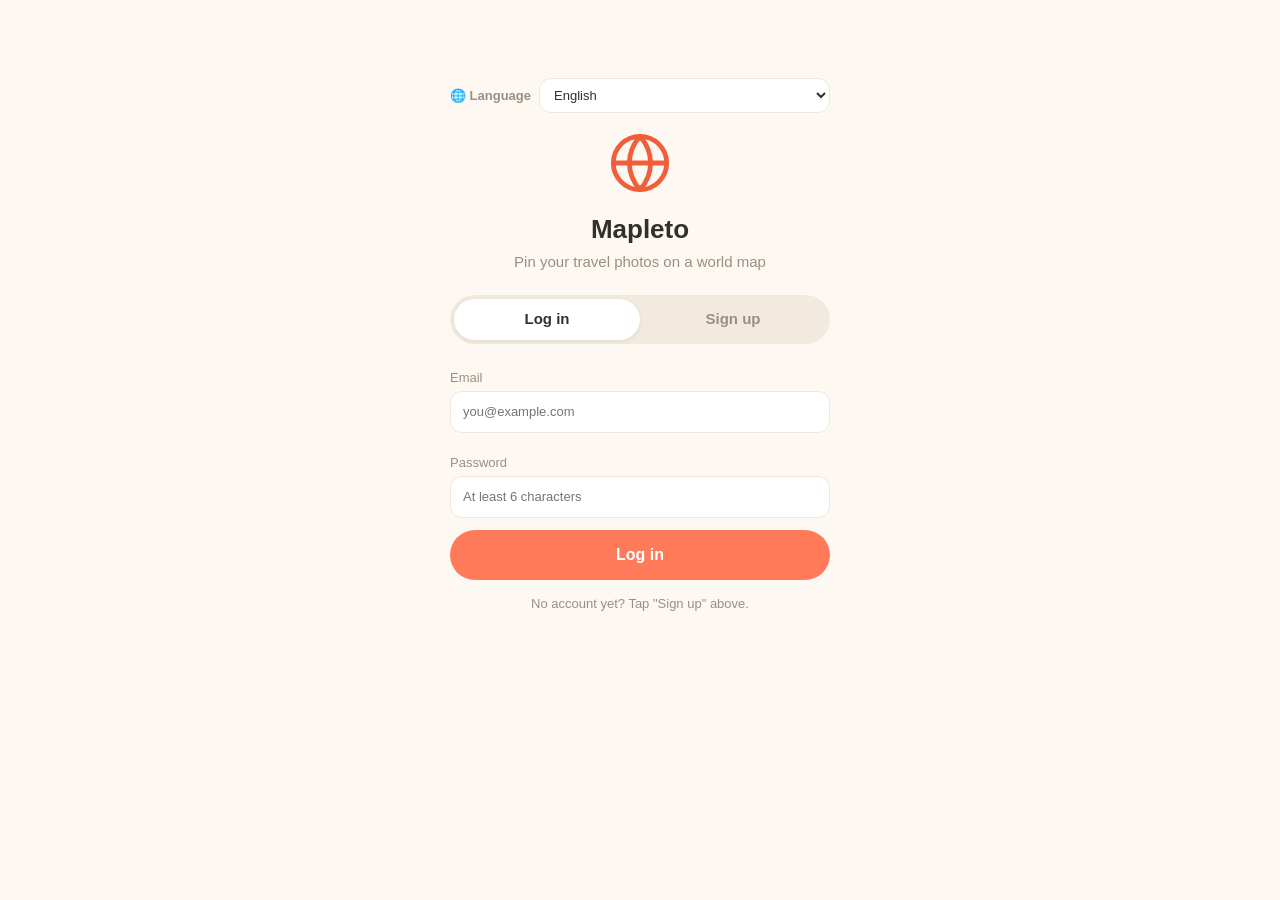
<file: index.html>
<!doctype html>
<html lang="zh-CN">
  <head>
    <meta charset="UTF-8" />
    <link rel="icon" type="image/svg+xml" href="./favicon.svg" />
    <meta
      name="viewport"
      content="width=device-width, initial-scale=1.0, viewport-fit=cover"
    />
    <title>旅行照片地图</title>
    <script type="module" crossorigin src="./assets/index-Dms5rmEB.js"></script>
    <link rel="stylesheet" crossorigin href="./assets/index-BmZ5pnOV.css">
  </head>
  <body>
    <div id="app"></div>
  </body>
</html>
</file>
<file: assets/index-BmZ5pnOV.css>
.leaflet-pane,.leaflet-tile,.leaflet-marker-icon,.leaflet-marker-shadow,.leaflet-tile-container,.leaflet-pane>svg,.leaflet-pane>canvas,.leaflet-zoom-box,.leaflet-image-layer,.leaflet-layer{position:absolute;top:0;left:0}.leaflet-container{overflow:hidden}.leaflet-tile,.leaflet-marker-icon,.leaflet-marker-shadow{-webkit-user-select:none;user-select:none;-webkit-user-drag:none}.leaflet-tile::selection{background:0 0}.leaflet-safari .leaflet-tile{image-rendering:-webkit-optimize-contrast}.leaflet-safari .leaflet-tile-container{-webkit-transform-origin:0 0;width:1600px;height:1600px}.leaflet-marker-icon,.leaflet-marker-shadow{display:block}.leaflet-container .leaflet-overlay-pane svg{max-width:none!important;max-height:none!important}.leaflet-container .leaflet-marker-pane img,.leaflet-container .leaflet-shadow-pane img,.leaflet-container .leaflet-tile-pane img,.leaflet-container img.leaflet-image-layer,.leaflet-container .leaflet-tile{width:auto;padding:0;max-width:none!important;max-height:none!important}.leaflet-container img.leaflet-tile{mix-blend-mode:plus-lighter}.leaflet-container.leaflet-touch-zoom{-ms-touch-action:pan-x pan-y;touch-action:pan-x pan-y}.leaflet-container.leaflet-touch-drag{-ms-touch-action:pinch-zoom;touch-action:none;touch-action:pinch-zoom}.leaflet-container.leaflet-touch-drag.leaflet-touch-zoom{-ms-touch-action:none;touch-action:none}.leaflet-container{-webkit-tap-highlight-color:transparent}.leaflet-container a{-webkit-tap-highlight-color:#33b5e566}.leaflet-tile{filter:inherit;visibility:hidden}.leaflet-tile-loaded{visibility:inherit}.leaflet-zoom-box{box-sizing:border-box;z-index:800;width:0;height:0}.leaflet-overlay-pane svg{-moz-user-select:none}.leaflet-pane{z-index:400}.leaflet-tile-pane{z-index:200}.leaflet-overlay-pane{z-index:400}.leaflet-shadow-pane{z-index:500}.leaflet-marker-pane{z-index:600}.leaflet-tooltip-pane{z-index:650}.leaflet-popup-pane{z-index:700}.leaflet-map-pane canvas{z-index:100}.leaflet-map-pane svg{z-index:200}.leaflet-vml-shape{width:1px;height:1px}.lvml{behavior:url(#default#VML);display:inline-block;position:absolute}.leaflet-control{z-index:800;pointer-events:visiblePainted;pointer-events:auto;position:relative}.leaflet-top,.leaflet-bottom{z-index:1000;pointer-events:none;position:absolute}.leaflet-top{top:0}.leaflet-right{right:0}.leaflet-bottom{bottom:0}.leaflet-left{left:0}.leaflet-control{float:left;clear:both}.leaflet-right .leaflet-control{float:right}.leaflet-top .leaflet-control{margin-top:10px}.leaflet-bottom .leaflet-control{margin-bottom:10px}.leaflet-left .leaflet-control{margin-left:10px}.leaflet-right .leaflet-control{margin-right:10px}.leaflet-fade-anim .leaflet-popup{opacity:0;transition:opacity .2s linear}.leaflet-fade-anim .leaflet-map-pane .leaflet-popup{opacity:1}.leaflet-zoom-animated{transform-origin:0 0}svg.leaflet-zoom-animated{will-change:transform}.leaflet-zoom-anim .leaflet-zoom-animated{-webkit-transition:-webkit-transform .25s cubic-bezier(0,0,.25,1);-moz-transition:-moz-transform .25s cubic-bezier(0,0,.25,1);transition:transform .25s cubic-bezier(0,0,.25,1)}.leaflet-zoom-anim .leaflet-tile,.leaflet-pan-anim .leaflet-tile{transition:none}.leaflet-zoom-anim .leaflet-zoom-hide{visibility:hidden}.leaflet-interactive{cursor:pointer}.leaflet-grab{cursor:-webkit-grab;cursor:-moz-grab;cursor:grab}.leaflet-crosshair,.leaflet-crosshair .leaflet-interactive{cursor:crosshair}.leaflet-popup-pane,.leaflet-control{cursor:auto}.leaflet-dragging .leaflet-grab,.leaflet-dragging .leaflet-grab .leaflet-interactive,.leaflet-dragging .leaflet-marker-draggable{cursor:move;cursor:-webkit-grabbing;cursor:-moz-grabbing;cursor:grabbing}.leaflet-marker-icon,.leaflet-marker-shadow,.leaflet-image-layer,.leaflet-pane>svg path,.leaflet-tile-container{pointer-events:none}.leaflet-marker-icon.leaflet-interactive,.leaflet-image-layer.leaflet-interactive,.leaflet-pane>svg path.leaflet-interactive,svg.leaflet-image-layer.leaflet-interactive path{pointer-events:visiblePainted;pointer-events:auto}.leaflet-container{outline-offset:1px;background:#ddd}.leaflet-container a{color:#0078a8}.leaflet-zoom-box{background:#ffffff80;border:2px dotted #38f}.leaflet-container{font-family:Helvetica Neue,Arial,Helvetica,sans-serif;font-size:.75rem;line-height:1.5}.leaflet-bar{border-radius:4px;box-shadow:0 1px 5px #000000a6}.leaflet-bar a{text-align:center;color:#000;background-color:#fff;border-bottom:1px solid #ccc;width:26px;height:26px;line-height:26px;text-decoration:none;display:block}.leaflet-bar a,.leaflet-control-layers-toggle{background-position:50%;background-repeat:no-repeat;display:block}.leaflet-bar a:hover,.leaflet-bar a:focus{background-color:#f4f4f4}.leaflet-bar a:first-child{border-top-left-radius:4px;border-top-right-radius:4px}.leaflet-bar a:last-child{border-bottom:none;border-bottom-right-radius:4px;border-bottom-left-radius:4px}.leaflet-bar a.leaflet-disabled{cursor:default;color:#bbb;background-color:#f4f4f4}.leaflet-touch .leaflet-bar a{width:30px;height:30px;line-height:30px}.leaflet-touch .leaflet-bar a:first-child{border-top-left-radius:2px;border-top-right-radius:2px}.leaflet-touch .leaflet-bar a:last-child{border-bottom-right-radius:2px;border-bottom-left-radius:2px}.leaflet-control-zoom-in,.leaflet-control-zoom-out{text-indent:1px;font:700 18px Lucida Console,Monaco,monospace}.leaflet-touch .leaflet-control-zoom-in,.leaflet-touch .leaflet-control-zoom-out{font-size:22px}.leaflet-control-layers{background:#fff;border-radius:5px;box-shadow:0 1px 5px #0006}.leaflet-control-layers-toggle{background-image:url([data-uri]);width:36px;height:36px}.leaflet-retina .leaflet-control-layers-toggle{background-image:url([data-uri]);background-size:26px 26px}.leaflet-touch .leaflet-control-layers-toggle{width:44px;height:44px}.leaflet-control-layers .leaflet-control-layers-list,.leaflet-control-layers-expanded .leaflet-control-layers-toggle{display:none}.leaflet-control-layers-expanded .leaflet-control-layers-list{display:block;position:relative}.leaflet-control-layers-expanded{color:#333;background:#fff;padding:6px 10px 6px 6px}.leaflet-control-layers-scrollbar{padding-right:5px;overflow:hidden scroll}.leaflet-control-layers-selector{margin-top:2px;position:relative;top:1px}.leaflet-control-layers label{font-size:1.08333em;display:block}.leaflet-control-layers-separator{border-top:1px solid #ddd;height:0;margin:5px -10px 5px -6px}.leaflet-default-icon-path{background-image:url([data-uri])}.leaflet-container .leaflet-control-attribution{background:#fffc;margin:0}.leaflet-control-attribution,.leaflet-control-scale-line{color:#333;padding:0 5px;line-height:1.4}.leaflet-control-attribution a{text-decoration:none}.leaflet-control-attribution a:hover,.leaflet-control-attribution a:focus{text-decoration:underline}.leaflet-attribution-flag{width:1em;height:.6669em;vertical-align:baseline!important;display:inline!important}.leaflet-left .leaflet-control-scale{margin-left:5px}.leaflet-bottom .leaflet-control-scale{margin-bottom:5px}.leaflet-control-scale-line{white-space:nowrap;box-sizing:border-box;text-shadow:1px 1px #fff;background:#fffc;border:2px solid #777;border-top:none;padding:2px 5px 1px;line-height:1.1}.leaflet-control-scale-line:not(:first-child){border-top:2px solid #777;border-bottom:none;margin-top:-2px}.leaflet-control-scale-line:not(:first-child):not(:last-child){border-bottom:2px solid #777}.leaflet-touch .leaflet-control-attribution,.leaflet-touch .leaflet-control-layers,.leaflet-touch .leaflet-bar{box-shadow:none}.leaflet-touch .leaflet-control-layers,.leaflet-touch .leaflet-bar{background-clip:padding-box;border:2px solid #0003}.leaflet-popup{text-align:center;margin-bottom:20px;position:absolute}.leaflet-popup-content-wrapper{text-align:left;border-radius:12px;padding:1px}.leaflet-popup-content{min-height:1px;margin:13px 24px 13px 20px;font-size:1.08333em;line-height:1.3}.leaflet-popup-content p{margin:1.3em 0}.leaflet-popup-tip-container{pointer-events:none;width:40px;height:20px;margin-top:-1px;margin-left:-20px;position:absolute;left:50%;overflow:hidden}.leaflet-popup-tip{pointer-events:auto;width:17px;height:17px;margin:-10px auto 0;padding:1px;transform:rotate(45deg)}.leaflet-popup-content-wrapper,.leaflet-popup-tip{color:#333;background:#fff;box-shadow:0 3px 14px #0006}.leaflet-container a.leaflet-popup-close-button{text-align:center;color:#757575;background:0 0;border:none;width:24px;height:24px;font:16px/24px Tahoma,Verdana,sans-serif;text-decoration:none;position:absolute;top:0;right:0}.leaflet-container a.leaflet-popup-close-button:hover,.leaflet-container a.leaflet-popup-close-button:focus{color:#585858}.leaflet-popup-scrolled{overflow:auto}.leaflet-oldie .leaflet-popup-content-wrapper{-ms-zoom:1}.leaflet-oldie .leaflet-popup-tip{-ms-filter:"progid:DXImageTransform.Microsoft.Matrix(M11=0.70710678, M12=0.70710678, M21=-0.70710678, M22=0.70710678)";width:24px;filter:progid:DXImageTransform.Microsoft.Matrix(M11=.707107, M12=.707107, M21=-.707107, M22=.707107);margin:0 auto}.leaflet-oldie .leaflet-control-zoom,.leaflet-oldie .leaflet-control-layers,.leaflet-oldie .leaflet-popup-content-wrapper,.leaflet-oldie .leaflet-popup-tip{border:1px solid #999}.leaflet-div-icon{background:#fff;border:1px solid #666}.leaflet-tooltip{color:#222;white-space:nowrap;-webkit-user-select:none;user-select:none;pointer-events:none;background-color:#fff;border:1px solid #fff;border-radius:3px;padding:6px;position:absolute;box-shadow:0 1px 3px #0006}.leaflet-tooltip.leaflet-interactive{cursor:pointer;pointer-events:auto}.leaflet-tooltip-top:before,.leaflet-tooltip-bottom:before,.leaflet-tooltip-left:before,.leaflet-tooltip-right:before{pointer-events:none;content:"";background:0 0;border:6px solid #0000;position:absolute}.leaflet-tooltip-bottom{margin-top:6px}.leaflet-tooltip-top{margin-top:-6px}.leaflet-tooltip-bottom:before,.leaflet-tooltip-top:before{margin-left:-6px;left:50%}.leaflet-tooltip-top:before{border-top-color:#fff;margin-bottom:-12px;bottom:0}.leaflet-tooltip-bottom:before{border-bottom-color:#fff;margin-top:-12px;margin-left:-6px;top:0}.leaflet-tooltip-left{margin-left:-6px}.leaflet-tooltip-right{margin-left:6px}.leaflet-tooltip-left:before,.leaflet-tooltip-right:before{margin-top:-6px;top:50%}.leaflet-tooltip-left:before{border-left-color:#fff;margin-right:-12px;right:0}.leaflet-tooltip-right:before{border-right-color:#fff;margin-left:-12px;left:0}@media print{.leaflet-control{-webkit-print-color-adjust:exact;print-color-adjust:exact}}:root{--bg:#fdf8f2;--card:#fff;--ink:#33302b;--muted:#9a8f83;--brand:#ff7a59;--brand-dark:#f05e3a;--brand-soft:#ffe9e2;--ok:#2fbf71;--warn:#f5a623;--err:#e5484d;--line:#f0e6da;--radius:16px;--tabbar-h:62px;--topbar-h:56px}*{box-sizing:border-box;-webkit-tap-highlight-color:transparent}html,body{margin:0;padding:0}body{background:var(--bg);color:var(--ink);font-family:-apple-system,BlinkMacSystemFont,PingFang SC,Hiragino Sans GB,Microsoft YaHei,Segoe UI,sans-serif;font-size:15px;line-height:1.5}a{color:inherit;text-decoration:none}img{max-width:100%;display:block}button,select{font:inherit}input,textarea{font:inherit;border:1.5px solid var(--line);width:100%;color:var(--ink);background:#fff;border-radius:12px;outline:none;padding:10px 12px}input:focus,textarea:focus{border-color:var(--brand)}.lang-picker{color:var(--muted);align-items:center;gap:8px;margin:10px 0;font-size:13px;display:flex}.lang-picker-label{white-space:nowrap;font-weight:600}.lang-select{border:1.5px solid var(--line);min-width:0;color:var(--ink);background:#fff;border-radius:12px;outline:none;flex:1;padding:8px 10px}.lang-select:focus{border-color:var(--brand)}.auth-wrap .lang-picker{text-align:start;margin:0 0 18px}label{color:var(--muted);margin:8px 0;font-size:13px;display:block}label input,label textarea{color:var(--ink);margin-top:4px}h2{margin:0 0 8px;font-size:19px}h3{margin:0 0 8px;font-size:16px}.muted{color:var(--muted);font-size:13px}.hidden{display:none!important}.row{flex-wrap:wrap;align-items:center;gap:10px;display:flex}.btn{cursor:pointer;background:var(--brand-soft);color:var(--brand-dark);border:none;border-radius:999px;justify-content:center;align-items:center;gap:6px;padding:9px 16px;font-weight:600;display:inline-flex}.btn:disabled{opacity:.55;cursor:default}.btn-primary{background:var(--brand);color:#fff}.btn-primary:active{background:var(--brand-dark)}.btn-ghost{color:var(--muted);border:1.5px solid var(--line);background:0 0}.btn-danger{color:var(--err);background:#fdecec}.btn-sm{padding:5px 12px;font-size:13px}.btn-lg{padding:13px 26px;font-size:16px}.btn-block{width:100%}.badge{border-radius:999px;padding:2px 9px;font-size:12px;font-weight:600;display:inline-block}.badge-ok{color:#1d9d5c;background:#e3f8ec}.badge-wait{color:#66707f;background:#eef1f6}.badge-warn{color:#b97c0c;background:#fff3da}.badge-err{color:var(--err);background:#fdecec}.topbar{z-index:500;height:calc(var(--topbar-h) + env(safe-area-inset-top));padding:0 20px;padding-top:env(safe-area-inset-top);-webkit-backdrop-filter:blur(8px);backdrop-filter:blur(8px);border-bottom:1px solid var(--line);background:#fdf8f2eb;justify-content:space-between;align-items:center;gap:12px;display:flex;position:fixed;top:0;left:0;right:0}.topbar-title{text-overflow:ellipsis;white-space:nowrap;flex:auto;min-width:0;font-size:18px;font-weight:800;overflow:hidden}.topbar-user{flex-shrink:0;align-items:center;gap:8px;min-width:0;display:flex}.topbar-avatar{background:var(--brand);color:#fff;border-radius:50%;flex-shrink:0;justify-content:center;align-items:center;width:30px;height:30px;font-size:14px;font-weight:700;display:flex}.topbar-name{color:var(--muted);text-overflow:ellipsis;white-space:nowrap;max-width:90px;font-size:13px;overflow:hidden}.topbar-logout{border:1.5px solid var(--line);width:44px;height:44px;color:var(--muted);cursor:pointer;background:0 0;border-radius:50%;flex-shrink:0;justify-content:center;align-items:center;padding:0;display:inline-flex}.topbar-logout svg{width:20px;height:20px}@media (width<=420px){.topbar{padding-left:14px;padding-right:14px}.topbar-title{font-size:17px}.topbar-name{max-width:72px}}.view{padding:calc(var(--topbar-h) + env(safe-area-inset-top) + 12px) 14px calc(var(--tabbar-h) + env(safe-area-inset-bottom) + 22px);max-width:720px;margin:0 auto}.view-auth{padding:calc(24px + env(safe-area-inset-top)) 18px calc(40px + env(safe-area-inset-bottom))}.tabbar{z-index:500;height:calc(var(--tabbar-h) + env(safe-area-inset-bottom));padding-bottom:env(safe-area-inset-bottom);background:var(--card);border-top:1px solid var(--line);display:flex;position:fixed;bottom:0;left:0;right:0}.tab{color:var(--muted);flex-direction:column;flex:1;justify-content:center;align-items:center;gap:3px;display:flex}.tab svg{width:24px;height:24px}.tab span{font-size:11px}.tab.active{color:var(--brand-dark);font-weight:700}.loading,.empty{text-align:center;color:var(--muted);padding:42px 16px}.empty-hero{text-align:center;padding:56px 22px}.empty-icon{color:var(--muted);margin-bottom:12px}.empty-icon svg{width:56px;height:56px}.empty-hero h2{margin-bottom:6px}.empty-hero p{color:var(--muted);margin:0 0 20px}.card{background:var(--card);border:1px solid var(--line);border-radius:var(--radius);margin-bottom:14px;padding:16px}.section-title{margin:16px 0 10px}.auth-wrap{text-align:center;max-width:380px;margin:6vh auto 0}.auth-logo{color:var(--brand-dark)}.auth-logo svg{width:64px;height:64px}.auth-title{margin:8px 0 2px;font-size:26px}.auth-sub{color:var(--muted);margin:0 0 22px}.auth-warn{color:#8a6108;text-align:left;background:#fff3da;border-radius:12px;margin-bottom:14px;padding:10px 12px;font-size:13px}.auth-tabs{background:#f3eadf;border-radius:999px;margin-bottom:16px;padding:4px;display:flex}.auth-tab{color:var(--muted);cursor:pointer;background:0 0;border:none;border-radius:999px;flex:1;padding:9px;font-weight:700}.auth-tab.active{color:var(--ink);background:#fff;box-shadow:0 1px 4px #00000014}.auth-form{text-align:left;flex-direction:column;gap:4px;display:flex}.auth-note{margin-top:14px}.stats-bar{gap:10px;margin-bottom:12px;display:flex}.stat{background:var(--card);border:1px solid var(--line);border-radius:var(--radius);text-align:center;flex-direction:column;flex:1;padding:10px 0;display:flex}.stat strong{color:var(--brand-dark);font-size:21px}.stat span{color:var(--muted);font-size:12px}.map{border-radius:var(--radius);border:1px solid var(--line);z-index:0;direction:ltr;height:62vh;min-height:340px;overflow:hidden}.map-hint{text-align:center;color:var(--muted);margin:10px 0 0;font-size:13px}.map-tiles-dim{filter:grayscale()brightness(.72)contrast(.95)}.country-grid{grid-template-columns:1fr 1fr;gap:16px;display:grid}@media (width<=380px){.country-grid{grid-template-columns:1fr}}.country-card{background:var(--card);border:1px solid var(--line);border-radius:20px;display:block;overflow:hidden;box-shadow:0 2px 10px #3c28140d}.country-card img,.country-card video{object-fit:cover;background:linear-gradient(135deg,#f3e6d8,#e8d9c5);width:100%;height:132px;display:block}.country-card-noimg{background:linear-gradient(135deg,#f3e6d8,#e8d9c5);justify-content:center;align-items:center;height:132px;display:flex}.country-card-body{padding:14px 14px 16px}.country-name{font-size:20px;font-weight:800}.country-sub{color:var(--muted);margin-top:6px;font-size:13px}.country-cities{color:var(--muted);white-space:nowrap;text-overflow:ellipsis;margin-top:4px;font-size:13px;overflow:hidden}.country-head h2{margin-bottom:2px;font-size:22px}.chip-row{gap:8px;padding:6px 0 12px;display:flex;overflow-x:auto}.chip{border:1.5px solid var(--line);white-space:nowrap;cursor:pointer;color:var(--muted);background:#fff;border-radius:999px;padding:6px 14px;font-weight:600}.chip.active{background:var(--brand);border-color:var(--brand);color:#fff}.city-title{margin:16px 0 8px}.city-title .muted{font-weight:400}.photo-grid{grid-template-columns:repeat(3,1fr);gap:6px;display:grid}.photo-cell{cursor:pointer;aspect-ratio:1;background:var(--brand-soft);border:none;border-radius:12px;padding:0;position:relative;overflow:hidden}.photo-cell img,.photo-cell video{object-fit:cover;width:100%;height:100%}.video-badge{background:#0000008c;border-radius:999px;padding:1px 5px;font-size:16px;line-height:1.4;position:absolute;bottom:6px;right:6px}.photo-missing{font-size:26px}.upload-head{margin-bottom:14px}.shared-form{background:var(--card);border:1px solid var(--line);border-radius:var(--radius);margin-bottom:12px;padding:12px}.shared-form-fields{flex-wrap:wrap;gap:10px;display:flex}.shared-form-fields label{flex:1;min-width:120px}.shared-form .btn{margin-top:4px}.draft-list{flex-direction:column;gap:12px;display:flex}.draft-card{background:var(--card);border:1px solid var(--line);border-radius:var(--radius);gap:12px;padding:12px;display:flex}.draft-thumb{object-fit:cover;border-radius:12px;flex-shrink:0;width:96px;height:96px}.draft-fields{flex:1;min-width:0}.draft-top{flex-wrap:wrap;align-items:center;gap:8px;display:flex}.draft-top .btn{margin-inline-start:auto}@media (width<=480px){.draft-card{flex-direction:column}.draft-thumb{width:100%;height:180px}}.inline-form{gap:8px;margin:8px 0;display:flex}.inline-form input{flex:1}.person-row{border-top:1px solid var(--line);align-items:center;gap:11px;padding:10px 0;display:flex}.person-row:first-of-type{border-top:none}.avatar{background:var(--brand-soft);width:42px;height:42px;color:var(--brand-dark);border-radius:50%;flex-shrink:0;justify-content:center;align-items:center;font-size:18px;font-weight:800;display:flex}.avatar-lg{width:56px;height:56px;font-size:24px}.person-main{flex:1;min-width:0}.person-name{font-weight:700}.person-main .muted{white-space:nowrap;text-overflow:ellipsis;overflow:hidden}.person-action{align-items:center;gap:6px;display:flex}.friend-head{align-items:center;gap:13px;margin-bottom:14px;display:flex}.friend-head h2{margin:0}.danger-zone{border-top:1px solid var(--line);margin-top:14px;padding-top:12px}.danger-zone .muted{margin:8px 0 0}.modal-overlay{z-index:1200;background:#1e16128c;justify-content:center;align-items:flex-end;display:flex;position:fixed;inset:0}.modal-sheet{background:var(--card);border-radius:20px 20px 0 0;width:100%;max-width:640px;max-height:92vh;animation:.22s ease-out sheet-up;position:relative;overflow-y:auto}@keyframes sheet-up{0%{opacity:.6;transform:translateY(26px)}to{opacity:1;transform:none}}.modal-close{top:10px;z-index:2;color:#fff;cursor:pointer;background:#00000073;border:none;border-radius:50%;width:44px;height:44px;font-size:16px;position:absolute;inset-inline-end:10px}.modal-img{object-fit:contain;background:#1d1712;width:100%;max-height:68vh}.modal-img-missing{color:#fff;justify-content:center;align-items:center;height:200px;display:flex}.modal-nav{justify-content:space-between;align-items:center;gap:8px;padding:10px 16px 0;display:flex}.modal-nav .btn:disabled{opacity:.4}.modal-counter{color:var(--muted);white-space:nowrap;font-size:13px}.modal-body{padding:14px 16px calc(22px + env(safe-area-inset-bottom))}.photo-loc{font-weight:700}.photo-date{color:var(--muted);margin-top:2px;font-size:13px}.photo-note{white-space:pre-wrap;margin:8px 0 0}.photo-actions{gap:8px;margin-top:12px;display:flex}.edit-form{border-top:1px solid var(--line);margin-top:12px;padding-top:6px}.comments{border-top:1px solid var(--line);margin-top:18px;padding-top:12px}.comment{border-top:1px dashed var(--line);padding:8px 0}.comment:first-of-type{border-top:none}.comment-head{align-items:baseline;gap:8px;font-size:13px;display:flex}.comment-body{white-space:pre-wrap;margin-top:2px}.comment-form{gap:8px;margin-top:10px;display:flex}.comment-form input{flex:1}#photo-modal.modal-overlay{background:#000;align-items:stretch}#photo-modal .modal-sheet{background:#000;border-radius:0;max-width:none;height:100dvh;max-height:none;animation:none}#photo-modal .modal-close{top:calc(10px + env(safe-area-inset-top))}#photo-modal .modal-media{background:#000;flex-shrink:0;justify-content:center;align-items:center;height:100dvh;display:flex;position:relative}#photo-modal .modal-img{object-fit:contain;background:#000;width:100%;height:100%;max-height:none}#photo-modal .modal-img-missing{height:100%}#photo-modal .modal-nav{padding:14px 16px calc(14px + env(safe-area-inset-bottom));background:linear-gradient(#0000,#0009);position:absolute;bottom:0;left:0;right:0}#photo-modal .modal-nav .btn{color:#fff;background:#ffffff29;border-color:#0000}#photo-modal .modal-counter{color:#ffffffe6}#photo-modal .modal-body{background:var(--card)}.draft-thumb-failed{text-align:center;color:#8a4b3a;background:#f3e6e0;justify-content:center;align-items:center;padding:6px;font-size:12px;display:flex}.toast{top:calc(var(--topbar-h) + env(safe-area-inset-top) + 12px);color:#fff;z-index:2000;opacity:0;pointer-events:none;text-align:center;background:#28211ceb;border-radius:999px;max-width:88vw;padding:10px 18px;font-size:14px;transition:all .2s;position:fixed;left:50%;transform:translate(-50%)translateY(-8px)}.toast.show{opacity:1;transform:translate(-50%)translateY(0)}.album-viewer{z-index:1100;touch-action:none;background:#000;position:fixed;inset:0;overflow:hidden}.album-track{will-change:transform;height:100dvh;display:flex}.album-slide{justify-content:center;align-items:center;min-width:100%;height:100%;display:flex}.album-slide img,.album-slide video{object-fit:contain;max-width:100%;max-height:100%;display:block}.album-missing{color:#fff;font-size:14px}.album-date{top:calc(14px + env(safe-area-inset-top));text-align:center;color:#fff;text-shadow:0 1px 8px #0009;z-index:2;pointer-events:none;white-space:nowrap;text-overflow:ellipsis;font-size:16px;font-weight:600;position:absolute;left:56px;right:56px;overflow:hidden}.album-close{top:calc(10px + env(safe-area-inset-top));z-index:3;color:#fff;cursor:pointer;background:#ffffff29;border:none;border-radius:50%;width:44px;height:44px;font-size:16px;position:absolute;right:12px}.album-bar{left:0;right:0;bottom:calc(12px + env(safe-area-inset-bottom));z-index:3;align-items:center;gap:6px;padding:0 12px;display:flex;position:absolute}.album-bar-btn{color:#fff;cursor:pointer;-webkit-backdrop-filter:blur(4px);backdrop-filter:blur(4px);background:#ffffff29;border:none;border-radius:22px;justify-content:center;align-items:center;gap:6px;min-width:44px;height:44px;padding:0 10px;font-size:14px;font-weight:600;display:inline-flex}.album-bar-btn svg{flex:none;width:22px;height:22px}.album-bar-btn:disabled{opacity:.55;cursor:default}.album-bar-btn.album-like.liked{color:#ff7a90}.album-bar-btn.album-like.liked svg{fill:#ff7a90;stroke:#ff7a90}.album-counter{color:#fff;text-align:center;text-shadow:0 1px 8px #0009;font-variant-numeric:tabular-nums;min-width:52px;font-size:14px;font-weight:600}.album-bar-spacer{flex:1}.album-comments{z-index:4;max-height:55dvh;padding-bottom:env(safe-area-inset-bottom);background:#171210;border-radius:16px 16px 0 0;flex-direction:column;display:flex;position:absolute;bottom:0;left:0;right:0}.album-comments[hidden]{display:none}.album-comments-head{color:#fff;flex:none;justify-content:space-between;align-items:center;padding:12px 12px 4px;display:flex}.album-comments-title{font-size:15px;font-weight:700}.album-comments-list{flex:1;padding:4px 16px 8px;overflow-y:auto}.album-comments-empty{color:#fff9;padding:12px 0;font-size:14px}.album-cmt{border-top:1px dashed #ffffff2e;padding:8px 0}.album-cmt:first-of-type{border-top:none}.album-cmt-head{color:#fff;align-items:baseline;gap:8px;font-size:13px;display:flex}.album-cmt-head span{color:#ffffff8c;font-size:12px}.album-cmt-body{white-space:pre-wrap;color:#ffffffeb;margin-top:2px;font-size:14px}.album-comments-form{flex:none;gap:8px;padding:10px 12px;display:flex}.album-comments-form input{color:#fff;background:#ffffff24;border:none;border-radius:22px;flex:1;min-width:0;height:44px;padding:0 16px;font-size:15px}.album-comments-form input::placeholder{color:#ffffff80}.album-comments-form .btn{border-radius:22px;height:44px;padding:0 20px}.like-row{gap:8px;margin-top:12px;display:flex}.like-btn{border:1.5px solid var(--line);color:var(--muted);cursor:pointer;background:0 0;border-radius:999px;align-items:center;gap:6px;padding:6px 14px;font-weight:600;display:inline-flex}.like-btn svg{width:20px;height:20px}.like-btn.liked{color:var(--brand-dark);border-color:var(--brand-soft);background:var(--brand-soft)}.like-btn.liked svg{fill:var(--brand-dark);stroke:var(--brand-dark)}.like-btn:disabled{opacity:.55;cursor:default}.photo-cell-uploading{outline:2px dashed var(--warn);outline-offset:-2px}.photo-cell-error{outline:2px solid var(--err);outline-offset:-2px}.photo-cell-uploading img,.photo-cell-error img{opacity:.85}
</file>
